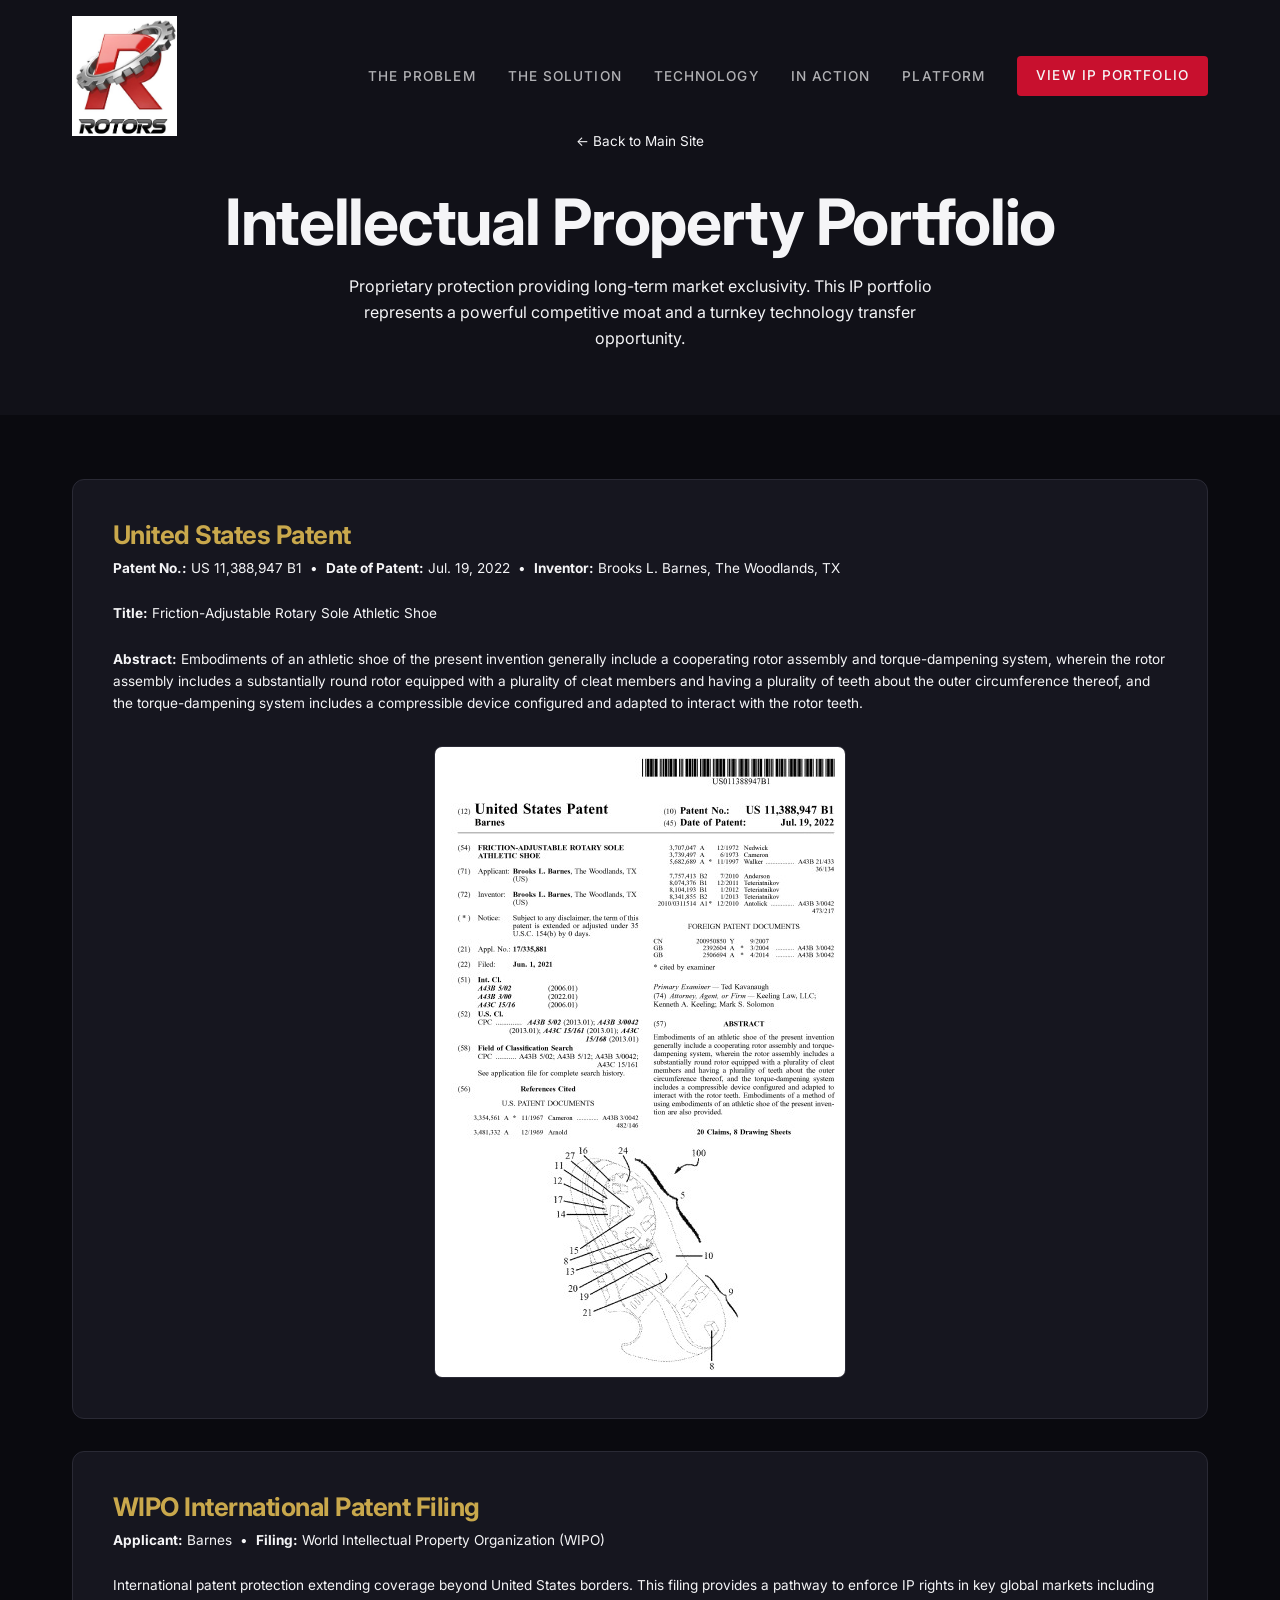
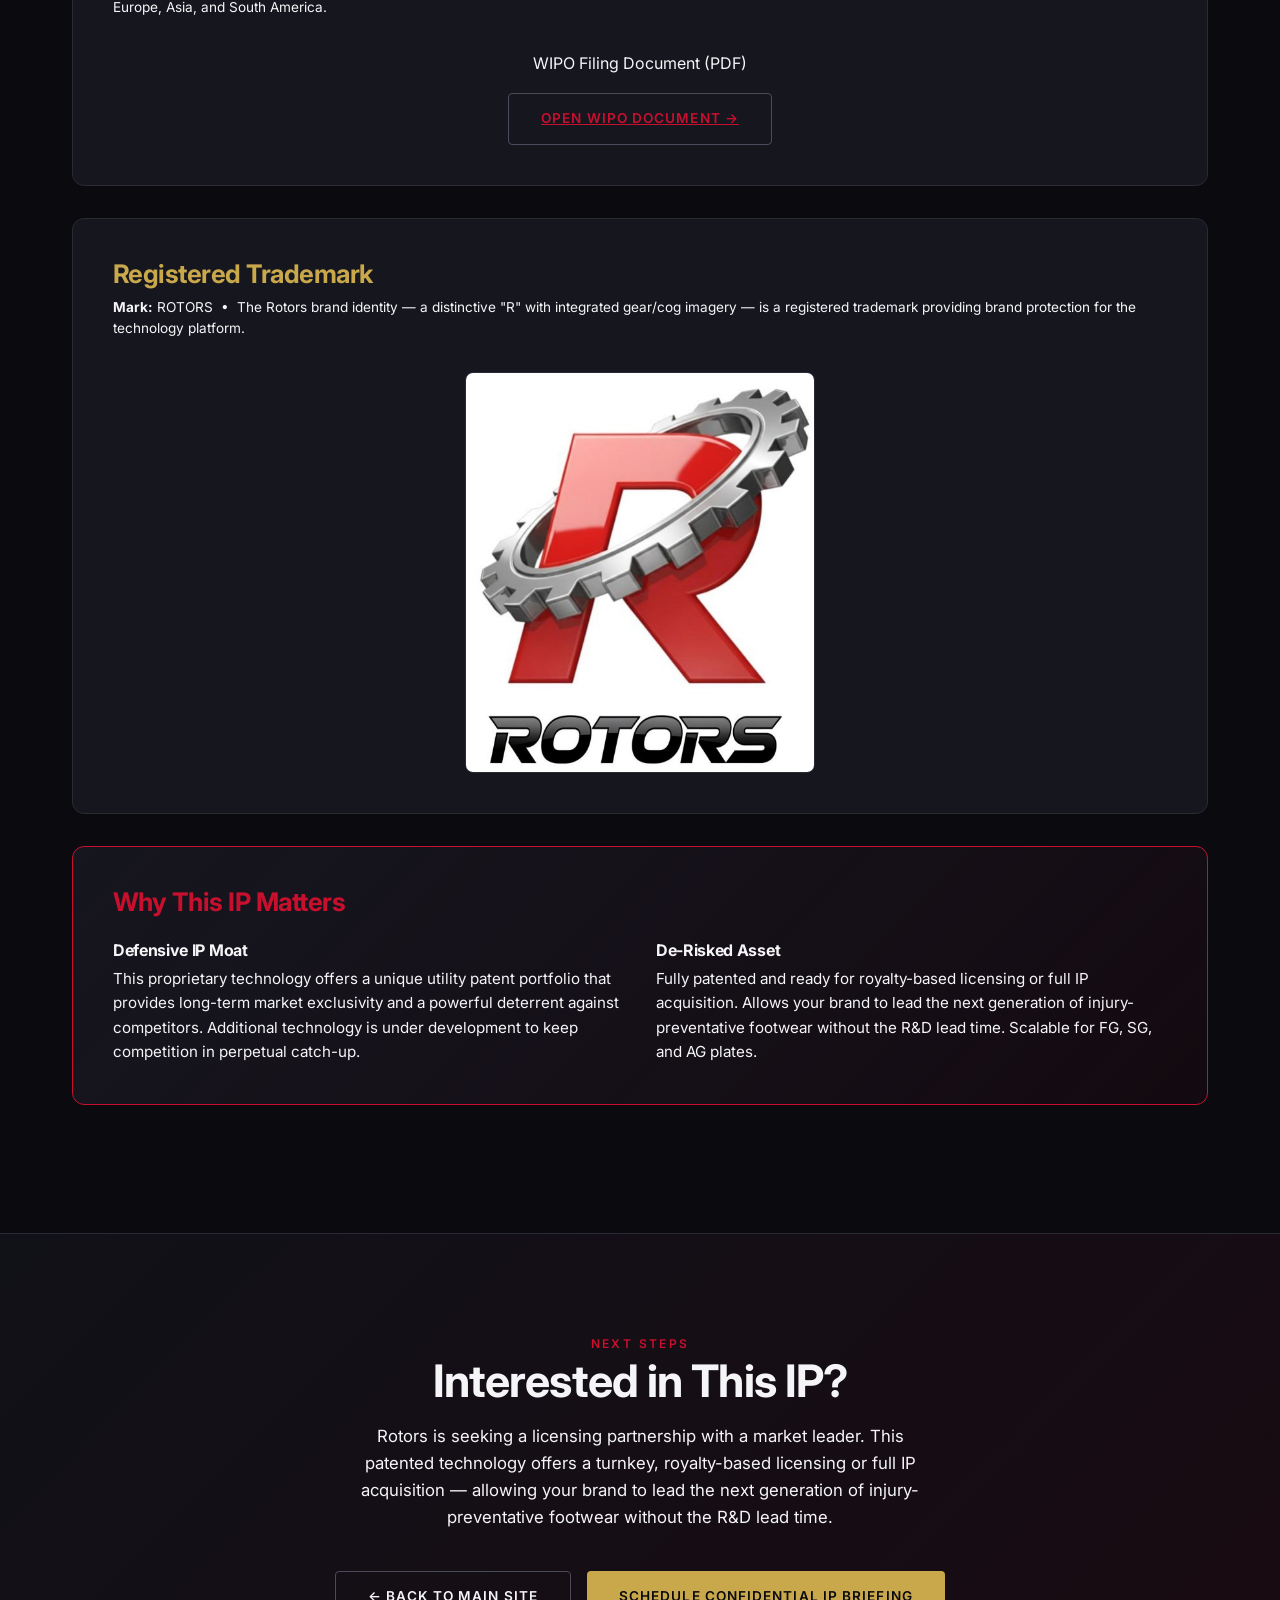
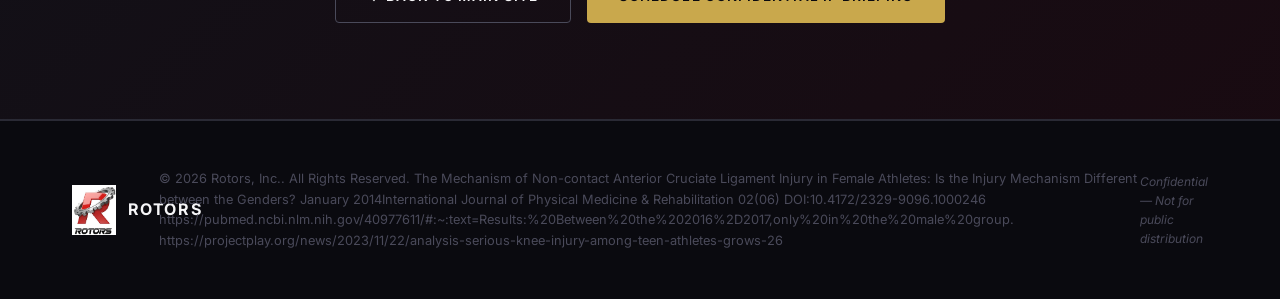
<file: ip.html>
<!DOCTYPE html>
<html lang="en">
<head>
  <meta charset="UTF-8">
  <meta name="viewport" content="width=device-width, initial-scale=1.0">
  <title>ROTORS - Intellectual Property Portfolio</title>
  <meta name="description" content="Rotors IP Portfolio: US Patent, WIPO International Filing, and Registered Trademark.">
  <link rel="icon" type="image/x-icon" href="favicon.ico">
  <link rel="apple-touch-icon" sizes="180x180" href="apple-touch-icon.png">
  <link rel="icon" type="image/png" sizes="192x192" href="icon-192.png">
  <link rel="stylesheet" href="css/style.css">
  <link rel="preconnect" href="https://fonts.googleapis.com">
  <link href="https://fonts.googleapis.com/css2?family=Inter:wght@400;500;600;700;800&display=swap" rel="stylesheet">
  <script src="https://identity.netlify.com/v1/netlify-identity-widget.js"></script>
</head>
<body>

  <!-- Maintenance overlay is created dynamically by JS when enabled -->

  <!-- ===== NAVIGATION ===== -->
  <nav class="navbar scrolled" id="navbar">
    <div class="container">
      <a href="index.html" class="nav-logo">
        <img src="Brooks Rotors GoDaddy/TM Rotors Final .jpg" alt="Rotors Logo">
      </a>
      <ul class="nav-links" id="navLinks">
        <li><a href="index.html#problem">The Problem</a></li>
        <li><a href="index.html#solution">The Solution</a></li>
        <li><a href="index.html#technology">Technology</a></li>
        <li><a href="index.html#videos">In Action</a></li>
        <li><a href="index.html#platform">Platform</a></li>
        <li><a href="ip.html" class="btn btn-primary" style="padding: 0.6rem 1.2rem;">View IP Portfolio</a></li>
      </ul>
      <button class="nav-toggle" id="navToggle" aria-label="Toggle navigation">
        <span></span>
        <span></span>
        <span></span>
      </button>
    </div>
  </nav>

  <!-- ===== IP HERO ===== -->
  <section class="ip-hero">
    <div class="container">
      <a href="index.html" class="back-link">&larr; Back to Main Site</a>
      <h1>Intellectual Property Portfolio</h1>
      <p>Proprietary protection providing long-term market exclusivity. This IP portfolio represents a powerful competitive moat and a turnkey technology transfer opportunity.</p>
    </div>
  </section>

  <!-- ===== IP DOCUMENTS ===== -->
  <section class="ip-documents">
    <div class="container">

      <!-- US Patent -->
      <div class="ip-doc fade-in">
        <h3>United States Patent</h3>
        <p class="ip-meta">
          <strong>Patent No.:</strong> US 11,388,947 B1 &nbsp;&bull;&nbsp;
          <strong>Date of Patent:</strong> Jul. 19, 2022 &nbsp;&bull;&nbsp;
          <strong>Inventor:</strong> Brooks L. Barnes, The Woodlands, TX
        </p>
        <p class="ip-meta">
          <strong>Title:</strong> Friction-Adjustable Rotary Sole Athletic Shoe
        </p>
        <p class="ip-meta" style="margin-bottom: 2rem;">
          <strong>Abstract:</strong> Embodiments of an athletic shoe of the present invention generally include a cooperating rotor assembly and torque-dampening system, wherein the rotor assembly includes a substantially round rotor equipped with a plurality of cleat members and having a plurality of teeth about the outer circumference thereof, and the torque-dampening system includes a compressible device configured and adapted to interact with the rotor teeth.
        </p>
        <img src="Brooks Rotors GoDaddy/IP US Patent.jpg" alt="US Patent 11,388,947 B1 - Friction-Adjustable Rotary Sole Athletic Shoe">
      </div>

      <!-- WIPO International Filing -->
      <div class="ip-doc fade-in">
        <h3>WIPO International Patent Filing</h3>
        <p class="ip-meta">
          <strong>Applicant:</strong> Barnes &nbsp;&bull;&nbsp;
          <strong>Filing:</strong> World Intellectual Property Organization (WIPO)
        </p>
        <p class="ip-meta" style="margin-bottom: 2rem;">
          International patent protection extending coverage beyond United States borders. This filing provides a pathway to enforce IP rights in key global markets including Europe, Asia, and South America.
        </p>
        <div class="pdf-notice">
          <p style="color: var(--gray-300); margin-bottom: 1rem;">WIPO Filing Document (PDF)</p>
          <a href="Brooks Rotors GoDaddy/IP WIPO  (Barnes).pdf" target="_blank" class="btn btn-outline">
            Open WIPO Document &rarr;
          </a>
        </div>
      </div>

      <!-- Trademark -->
      <div class="ip-doc fade-in">
        <h3>Registered Trademark</h3>
        <p class="ip-meta" style="margin-bottom: 2rem;">
          <strong>Mark:</strong> ROTORS &nbsp;&bull;&nbsp;
          The Rotors brand identity &mdash; a distinctive "R" with integrated gear/cog imagery &mdash; is a registered trademark providing brand protection for the technology platform.
        </p>
        <img src="Brooks Rotors GoDaddy/TM Rotors Final .jpg" alt="ROTORS Trademark" style="max-width: 350px;">
      </div>

      <!-- Strategic Value -->
      <div class="ip-doc fade-in" style="border-color: var(--primary); background: linear-gradient(135deg, var(--dark-card) 0%, rgba(200, 16, 46, 0.05) 100%);">
        <h3 style="color: var(--primary);">Why This IP Matters</h3>
        <div style="display: grid; grid-template-columns: 1fr 1fr; gap: 2rem; margin-top: 1.5rem;">
          <div>
            <h4 style="margin-bottom: 0.5rem;">Defensive IP Moat</h4>
            <p style="color: var(--gray-300); font-size: 0.95rem;">This proprietary technology offers a unique utility patent portfolio that provides long-term market exclusivity and a powerful deterrent against competitors. Additional technology is under development to keep competition in perpetual catch-up.</p>
          </div>
          <div>
            <h4 style="margin-bottom: 0.5rem;">De-Risked Asset</h4>
            <p style="color: var(--gray-300); font-size: 0.95rem;">Fully patented and ready for royalty-based licensing or full IP acquisition. Allows your brand to lead the next generation of injury-preventative footwear without the R&amp;D lead time. Scalable for FG, SG, and AG plates.</p>
          </div>
        </div>
      </div>

      <!-- Additional IP documents loaded from CMS -->
      <div id="additionalIpDocs"></div>

    </div>
  </section>

  <!-- ===== CTA ===== -->
  <section class="cta-section">
    <div class="container fade-in">
      <span class="section-label">Next Steps</span>
      <h2>Interested in This IP?</h2>
      <p>We are seeking a licensing partnership with a market leader. This is not a sales site &mdash; this is an intellectual property opportunity.</p>
      <div class="btn-group">
        <a href="index.html" class="btn btn-outline">&larr; Back to Main Site</a>
        <a href="mailto:contact@rotorstech.com" class="btn btn-gold">Schedule Confidential IP Briefing</a>
      </div>
    </div>
  </section>

  <!-- ===== FOOTER ===== -->
  <footer class="footer">
    <div class="container">
      <div class="footer-brand">
        <img src="Brooks Rotors GoDaddy/TM Rotors Final .jpg" alt="Rotors">
        <span>Rotors</span>
      </div>
      <p class="footer-text">&copy; 2026 Rotors Technology. All Rights Reserved.</p>
      <p class="footer-notice">Confidential &mdash; Not for public distribution</p>
    </div>
  </footer>

  <script src="js/main.js?v=7"></script>
</body>
</html>
</file>
<file: css/style.css>
/* ===== MAINTENANCE MODE ===== */
.maintenance-overlay {
  position: fixed;
  top: 0;
  left: 0;
  right: 0;
  bottom: 0;
  z-index: 99999;
  background: #0A0A0F;
  display: flex;
  align-items: center;
  justify-content: center;
  text-align: center;
}

.maintenance-content {
  max-width: 500px;
  padding: 2rem;
}

.maintenance-logo {
  width: 120px;
  height: auto;
  margin: 0 auto 2rem;
  border-radius: 12px;
}

.maintenance-overlay h1 {
  font-family: 'Inter', 'Segoe UI', sans-serif;
  font-size: 2rem;
  font-weight: 700;
  color: #F5F5F7;
  margin-bottom: 1rem;
}

.maintenance-overlay p {
  font-family: 'Inter', 'Segoe UI', sans-serif;
  font-size: 1.1rem;
  color: #F5F5F7;
  line-height: 1.6;
}

/* ===== RESET & BASE ===== */
*, *::before, *::after {
  margin: 0;
  padding: 0;
  box-sizing: border-box;
}

:root {
  --primary: #C8102E;
  --primary-dark: #9B0A20;
  --accent: #1A1A2E;
  --dark: #0A0A0F;
  --dark-surface: #111118;
  --dark-card: #16161F;
  --gray-700: #2A2A35;
  --gray-500: #4A4A5A;
  --gray-300: #F5F5F7;
  --gray-100: #F5F5F7;
  --white: #F5F5F7;
  --gold: #C9A84C;
  --blue-accent: #2563EB;
  --font-heading: 'Inter', 'Segoe UI', sans-serif;
  --font-body: 'Inter', 'Segoe UI', sans-serif;
}

html {
  scroll-behavior: smooth;
  font-size: 16px;
}

body {
  font-family: var(--font-body);
  background-color: var(--dark);
  color: var(--white);
  line-height: 1.6;
  overflow-x: hidden;
}

img {
  max-width: 100%;
  height: auto;
  display: block;
}

a {
  color: inherit;
  text-decoration: none;
}

/* ===== TYPOGRAPHY ===== */
h1, h2, h3, h4 {
  font-family: var(--font-heading);
  font-weight: 700;
  line-height: 1.15;
  letter-spacing: -0.02em;
}

h1 { font-size: clamp(2.2rem, 5vw, 4rem); }
h2 { font-size: clamp(1.8rem, 3.5vw, 2.8rem); }
h3 { font-size: clamp(1.2rem, 2vw, 1.6rem); }

.section-label {
  font-size: 0.75rem;
  font-weight: 600;
  letter-spacing: 0.2em;
  text-transform: uppercase;
  color: var(--primary);
  margin-bottom: 0.75rem;
}

/* ===== LAYOUT ===== */
.container {
  max-width: 1200px;
  margin: 0 auto;
  padding: 0 2rem;
}

section {
  padding: 6rem 0;
}

/* ===== NAVIGATION ===== */
.navbar {
  position: fixed;
  top: 0;
  left: 0;
  right: 0;
  z-index: 1000;
  padding: 1rem 0;
  transition: background 0.3s ease, backdrop-filter 0.3s ease;
}

.navbar.scrolled {
  background: rgba(10, 10, 15, 0.92);
  backdrop-filter: blur(20px);
  border-bottom: 1px solid rgba(200, 16, 46, 0.15);
}

.navbar .container {
  display: flex;
  justify-content: space-between;
  align-items: center;
}

.nav-logo {
  display: flex;
  align-items: center;
  gap: 0.75rem;
}

.nav-logo img {
  height: 120px;
  width: auto;
}

.nav-logo span {
  font-size: 1.5rem;
  font-weight: 800;
  letter-spacing: 0.15em;
  text-transform: uppercase;
}

.nav-links {
  display: flex;
  gap: 2rem;
  list-style: none;
  align-items: center;
}

.nav-links a {
  font-size: 0.85rem;
  font-weight: 500;
  letter-spacing: 0.08em;
  text-transform: uppercase;
  color: rgba(245, 245, 247, 0.7);
  transition: color 0.3s ease;
}

.nav-links a:hover {
  color: var(--white);
}

.nav-links a.btn-primary {
  color: var(--white) !important;
  background: var(--primary);
}

.nav-links a.btn-primary:hover {
  background: var(--primary-dark);
  color: var(--white) !important;
}

.nav-toggle {
  display: none;
  flex-direction: column;
  gap: 5px;
  cursor: pointer;
  background: none;
  border: none;
  padding: 5px;
}

.nav-toggle span {
  width: 25px;
  height: 2px;
  background: var(--white);
  transition: 0.3s;
}

/* ===== HERO SECTION ===== */
.hero {
  min-height: 100vh;
  display: flex;
  align-items: center;
  position: relative;
  overflow: hidden;
  padding-top: 10rem;
}

.hero::before {
  content: '';
  position: absolute;
  top: 0;
  left: 0;
  right: 0;
  bottom: 0;
  background: radial-gradient(ellipse at 30% 50%, rgba(200, 16, 46, 0.08) 0%, transparent 60%),
              radial-gradient(ellipse at 70% 20%, rgba(37, 99, 235, 0.05) 0%, transparent 50%);
  pointer-events: none;
}

.hero .container {
  display: grid;
  grid-template-columns: 3fr 2fr;
  gap: 4rem;
  align-items: center;
}

.hero-content {
  position: relative;
  z-index: 1;
}

.hero-badge {
  display: inline-block;
  padding: 0.75rem 2rem;
  border: 1px solid rgba(255, 255, 255, 0.25);
  border-radius: 50px;
  font-size: 1.125rem;
  font-weight: 700;
  letter-spacing: 0.12em;
  text-transform: uppercase;
  color: var(--white);
  margin-bottom: 1.5rem;
  background: linear-gradient(135deg, rgba(255,255,255,0.05) 0%, transparent 50%);
  position: relative;
  overflow: hidden;
}

.hero-badge::after {
  content: '';
  position: absolute;
  top: 0;
  left: -100%;
  width: 60%;
  height: 100%;
  background: linear-gradient(
    90deg,
    transparent 0%,
    rgba(255, 255, 255, 0.08) 40%,
    rgba(255, 255, 255, 0.15) 50%,
    rgba(255, 255, 255, 0.08) 60%,
    transparent 100%
  );
  animation: badge-gleam 4s ease-in-out infinite;
}

@keyframes badge-gleam {
  0%, 100% { left: -100%; opacity: 0; }
  10% { opacity: 1; }
  60% { left: 150%; opacity: 1; }
  70%, 100% { opacity: 0; }
}

.hero h1 {
  margin-bottom: 1.5rem;
}

.hero h1 .highlight {
  color: var(--primary);
}

.hero-text {
  font-size: 1.1rem;
  color: var(--gray-300);
  margin-bottom: 2.5rem;
  max-width: 500px;
}

.hero-image {
  position: relative;
  z-index: 1;
  display: flex;
  justify-content: center;
}

.hero-image video#heroVideo {
  width: 100%;
  max-width: 420px;
  aspect-ratio: 9 / 16;
  object-fit: cover;
  border-radius: 16px;
  filter: drop-shadow(0 20px 60px rgba(200, 16, 46, 0.15));
}

.hero-image img {
  width: 100%;
  border-radius: 12px;
  filter: drop-shadow(0 20px 60px rgba(200, 16, 46, 0.15));
}

.hero-video-placeholder {
  width: 100%;
  max-width: 420px;
  aspect-ratio: 9 / 16;
  border-radius: 16px;
  border: 2px dashed var(--gray-700);
  background: var(--dark-card);
  display: flex;
  flex-direction: column;
  align-items: center;
  justify-content: center;
  gap: 0.75rem;
}

.hero-video-placeholder .placeholder-icon {
  width: 72px;
  height: 72px;
  border-radius: 50%;
  background: rgba(200, 16, 46, 0.15);
  border: 1px solid rgba(200, 16, 46, 0.3);
  display: flex;
  align-items: center;
  justify-content: center;
  font-size: 1.8rem;
  color: var(--primary);
}

.hero-video-placeholder p {
  font-size: 1.1rem;
  font-weight: 600;
  color: var(--gray-300);
}

.hero-video-placeholder span {
  font-size: 0.8rem;
  color: var(--gray-500);
}

.hero-image::after {
  content: '';
  position: absolute;
  top: -20px;
  right: -20px;
  width: 200px;
  height: 200px;
  border: 2px solid rgba(200, 16, 46, 0.15);
  border-radius: 50%;
  pointer-events: none;
}

/* ===== BUTTONS ===== */
.btn {
  display: inline-flex;
  align-items: center;
  gap: 0.5rem;
  padding: 0.9rem 2rem;
  font-size: 0.85rem;
  font-weight: 600;
  letter-spacing: 0.08em;
  text-transform: uppercase;
  border: none;
  border-radius: 4px;
  cursor: pointer;
  transition: all 0.3s ease;
}

.btn-primary {
  background: var(--primary);
  color: var(--white);
}

.btn-primary:hover {
  background: var(--primary-dark);
  transform: translateY(-2px);
  box-shadow: 0 8px 25px rgba(200, 16, 46, 0.3);
}

.btn-outline {
  background: transparent;
  color: var(--white);
  border: 1px solid var(--gray-500);
}

.btn-outline:hover {
  border-color: var(--white);
  transform: translateY(-2px);
}

.btn-gold {
  background: var(--gold);
  color: var(--dark);
}

.btn-gold:hover {
  background: #d4b35a;
  transform: translateY(-2px);
  box-shadow: 0 8px 25px rgba(201, 168, 76, 0.3);
}

.btn-group {
  display: flex;
  gap: 1rem;
  flex-wrap: wrap;
}

/* ===== PROBLEM SECTION ===== */
.problem {
  background: var(--dark-surface);
}

.problem .container {
  display: grid;
  grid-template-columns: 1fr 1fr;
  gap: 4rem;
  align-items: center;
}

.problem-images {
  display: flex;
  flex-direction: column;
  gap: 1.25rem;
}

.problem-image {
  position: relative;
  border-radius: 12px;
  overflow: hidden;
}

.problem-image img {
  width: 100%;
  border-radius: 12px;
}

.problem-image .caption {
  position: absolute;
  bottom: 0;
  left: 0;
  right: 0;
  padding: 1.25rem;
  background: linear-gradient(transparent, rgba(0,0,0,0.85));
  font-size: 0.85rem;
  color: var(--gray-300);
}

.problem h2 {
  margin-bottom: 1.5rem;
}

.problem-text {
  color: var(--gray-300);
  margin-bottom: 1.5rem;
  font-size: 1.05rem;
}

.stat-row {
  grid-column: 1 / -1;
  display: grid;
  grid-template-columns: repeat(3, 1fr);
  gap: 2rem;
  margin-top: 3rem;
  padding: 2.5rem 0;
  border-top: 1px solid var(--gray-700);
  border-bottom: 1px solid var(--gray-700);
}

.stat {
  text-align: center;
  padding: 1rem 0.5rem;
}

.stat-number {
  font-size: 2.5rem;
  font-weight: 800;
  color: var(--primary);
  line-height: 1;
  margin-bottom: 0.5rem;
}

.stat-label {
  font-size: 0.75rem;
  color: var(--gray-300);
  text-transform: uppercase;
  letter-spacing: 0.05em;
  line-height: 1.5;
  max-width: 280px;
  margin: 0 auto;
}

.stat-image {
  margin-top: 1rem;
  max-width: 180px;
  border-radius: 8px;
  border: 1px solid var(--gray-700);
  opacity: 0.9;
}

.stats-feature-image {
  margin-top: 2.5rem;
  grid-column: 1 / -1;
  display: flex;
  justify-content: center;
}

.stats-feature-image img {
  width: 100%;
  max-width: 900px;
  aspect-ratio: 5 / 3;
  object-fit: cover;
  border-radius: 12px;
  border: 1px solid var(--gray-700);
  image-rendering: auto;
}

.stats-feature-image .image-placeholder {
  width: 100%;
  max-width: 900px;
  aspect-ratio: 5 / 3;
  border-radius: 12px;
  border: 1px dashed var(--gray-700);
  background: var(--dark-card);
  display: flex;
  flex-direction: column;
  align-items: center;
  justify-content: center;
  gap: 0.5rem;
}

.stats-feature-image .image-placeholder p {
  font-size: 0.95rem;
  font-weight: 600;
  color: var(--gray-300);
}

.stats-feature-image .image-placeholder span {
  font-size: 0.78rem;
  color: var(--gray-500);
}

/* ===== SOLUTION SECTION ===== */
.solution {
  position: relative;
}

.solution-header {
  text-align: center;
  max-width: 700px;
  margin: 0 auto 4rem;
}

.solution-header h2 {
  margin-bottom: 1rem;
}

.solution-header p {
  color: var(--gray-300);
  font-size: 1.05rem;
}

.solution-feature-image {
  margin: 0 auto 3rem;
  max-width: 900px;
  text-align: center;
}

.solution-feature-image img {
  width: 100%;
  border-radius: 12px;
  border: 1px solid var(--gray-700);
}

.solution-grid {
  display: grid;
  grid-template-columns: repeat(3, 1fr);
  gap: 2rem;
}

.solution-card {
  background: var(--dark-card);
  border: 1px solid var(--gray-700);
  border-radius: 12px;
  padding: 2rem;
  transition: border-color 0.3s ease, transform 0.3s ease;
}

.solution-card:hover {
  border-color: var(--primary);
  transform: translateY(-4px);
}

.solution-card .card-icon {
  width: 48px;
  height: 48px;
  background: rgba(200, 16, 46, 0.1);
  border-radius: 10px;
  display: flex;
  align-items: center;
  justify-content: center;
  margin-bottom: 1.25rem;
  font-size: 1.4rem;
}

.solution-card h3 {
  margin-bottom: 0.75rem;
}

.solution-card p {
  color: var(--gray-300);
  font-size: 0.95rem;
}

/* ===== TECHNOLOGY / SHOWCASE ===== */
.showcase {
  background: var(--dark-surface);
}

.showcase-header {
  text-align: center;
  max-width: 700px;
  margin: 0 auto 4rem;
}

.showcase-header h2 {
  margin-bottom: 1rem;
}

.showcase-header p {
  color: var(--gray-300);
}

.showcase-gallery {
  display: grid;
  grid-template-columns: repeat(2, 1fr);
  gap: 1.5rem;
}

.showcase-item {
  position: relative;
  border-radius: 12px;
  overflow: hidden;
  border: 1px solid var(--gray-700);
  transition: border-color 0.3s;
  cursor: pointer;
}

.showcase-item:hover {
  border-color: var(--primary);
}

.showcase-item img {
  width: 100%;
  height: 300px;
  object-fit: cover;
  transition: transform 0.5s ease;
}

.showcase-item:hover img {
  transform: scale(1.03);
}

.showcase-item .overlay {
  position: absolute;
  bottom: 0;
  left: 0;
  right: 0;
  padding: 1.5rem 1.5rem 1.25rem;
  background: linear-gradient(transparent, rgba(0,0,0,0.9));
}

.showcase-item .overlay h4 {
  font-size: 1.05rem;
  margin-bottom: 0.4rem;
  line-height: 1.3;
}

.showcase-item .overlay p {
  font-size: 0.88rem;
  color: var(--gray-100);
  line-height: 1.5;
}

.showcase-item .zoom-hint {
  position: absolute;
  top: 1rem;
  right: 1rem;
  width: 36px;
  height: 36px;
  background: rgba(0, 0, 0, 0.6);
  border: 1px solid rgba(255,255,255,0.2);
  border-radius: 50%;
  display: flex;
  align-items: center;
  justify-content: center;
  font-size: 1rem;
  color: var(--white);
  opacity: 0;
  transition: opacity 0.3s ease;
  pointer-events: none;
}

.showcase-item:hover .zoom-hint {
  opacity: 1;
}

/* ===== LIGHTBOX ===== */
.lightbox-overlay {
  position: fixed;
  top: 0;
  left: 0;
  right: 0;
  bottom: 0;
  z-index: 9999;
  background: rgba(0, 0, 0, 0.92);
  backdrop-filter: blur(10px);
  display: flex;
  align-items: center;
  justify-content: center;
  opacity: 0;
  visibility: hidden;
  transition: opacity 0.3s ease, visibility 0.3s ease;
  padding: 2rem;
}

.lightbox-overlay.active {
  opacity: 1;
  visibility: visible;
}

.lightbox-content {
  position: relative;
  max-width: 900px;
  width: 100%;
  transform: scale(0.92);
  transition: transform 0.3s ease;
}

.lightbox-overlay.active .lightbox-content {
  transform: scale(1);
}

.lightbox-content img {
  width: 100%;
  max-height: 75vh;
  object-fit: contain;
  border-radius: 8px;
}

.lightbox-caption {
  text-align: center;
  margin-top: 1.25rem;
}

.lightbox-caption h4 {
  font-size: 1.15rem;
  margin-bottom: 0.35rem;
}

.lightbox-caption p {
  font-size: 0.95rem;
  color: var(--gray-300);
  line-height: 1.5;
}

.lightbox-close {
  position: absolute;
  top: -3rem;
  right: 0;
  width: 40px;
  height: 40px;
  background: rgba(255, 255, 255, 0.1);
  border: 1px solid rgba(255, 255, 255, 0.2);
  border-radius: 50%;
  color: var(--white);
  font-size: 1.3rem;
  cursor: pointer;
  display: flex;
  align-items: center;
  justify-content: center;
  transition: background 0.2s;
}

.lightbox-close:hover {
  background: rgba(255, 255, 255, 0.2);
}

.lightbox-nav {
  position: absolute;
  top: 50%;
  transform: translateY(-50%);
  width: 48px;
  height: 48px;
  background: rgba(255, 255, 255, 0.1);
  border: 1px solid rgba(255, 255, 255, 0.2);
  border-radius: 50%;
  color: var(--white);
  font-size: 1.3rem;
  cursor: pointer;
  display: flex;
  align-items: center;
  justify-content: center;
  transition: background 0.2s;
}

.lightbox-nav:hover {
  background: rgba(255, 255, 255, 0.25);
}

.lightbox-prev {
  left: -4rem;
}

.lightbox-next {
  right: -4rem;
}

@media (max-width: 968px) {
  .lightbox-prev { left: 0.5rem; }
  .lightbox-next { right: 0.5rem; }
  .lightbox-close { top: -2.5rem; right: 0; }
}

.showcase-item.featured {
  grid-column: span 2;
}

.showcase-item.featured img {
  height: 400px;
}

/* ===== VIDEO SECTION ===== */
.videos {
  position: relative;
}

.videos-header {
  text-align: center;
  max-width: 700px;
  margin: 0 auto 4rem;
}

.videos-header h2 {
  margin-bottom: 1rem;
}

.videos-header p {
  color: var(--gray-300);
}

.video-grid {
  display: grid;
  grid-template-columns: repeat(2, 1fr);
  gap: 1.5rem;
}

.video-card {
  border-radius: 12px;
  overflow: hidden;
  border: 1px solid var(--gray-700);
  background: var(--dark-card);
  cursor: pointer;
  transition: border-color 0.3s, transform 0.3s;
}

.video-card:hover {
  border-color: var(--primary);
  transform: translateY(-4px);
}

.video-thumb {
  position: relative;
  overflow: hidden;
}

.video-thumb video {
  width: 100%;
  height: 280px;
  object-fit: cover;
  background: #000;
  pointer-events: none;
}

.video-play-btn {
  position: absolute;
  top: 50%;
  left: 50%;
  transform: translate(-50%, -50%);
  width: 64px;
  height: 64px;
  background: rgba(200, 16, 46, 0.85);
  border-radius: 50%;
  display: flex;
  align-items: center;
  justify-content: center;
  font-size: 1.5rem;
  color: var(--white);
  transition: transform 0.3s, background 0.3s;
  box-shadow: 0 4px 20px rgba(0,0,0,0.4);
}

.video-card:hover .video-play-btn {
  transform: translate(-50%, -50%) scale(1.1);
  background: rgba(200, 16, 46, 1);
}

.video-card .video-info {
  padding: 1.25rem;
}

.video-card .video-info h4 {
  font-size: 1rem;
  margin-bottom: 0.4rem;
}

.video-card .video-info p {
  font-size: 0.88rem;
  color: var(--gray-100);
  line-height: 1.5;
}

.video-card.featured-video {
  grid-column: span 2;
}

.video-card.featured-video .video-thumb video {
  height: 380px;
}

/* ===== VIDEO LIGHTBOX ===== */
.video-lightbox-content {
  max-width: 960px;
}

.video-lightbox-content video {
  width: 100%;
  max-height: 75vh;
  border-radius: 8px;
  background: #000;
  display: block;
}

/* ===== PLATFORM SECTION ===== */
.platform {
  background: var(--dark-surface);
}

.platform .container {
  display: grid;
  grid-template-columns: 1fr 1fr;
  gap: 4rem;
  align-items: center;
}

.platform-content h2 {
  margin-bottom: 1.5rem;
}

.platform-content > p {
  color: var(--gray-300);
  margin-bottom: 2rem;
  font-size: 1.05rem;
}

.feature-list {
  list-style: none;
  display: flex;
  flex-direction: column;
  gap: 1.25rem;
}

.feature-list li {
  display: flex;
  gap: 1rem;
  align-items: flex-start;
}

.feature-icon {
  width: 40px;
  height: 40px;
  min-width: 40px;
  background: rgba(200, 16, 46, 0.1);
  border-radius: 8px;
  display: flex;
  align-items: center;
  justify-content: center;
  font-size: 1.1rem;
  color: var(--primary);
}

.feature-text h4 {
  font-size: 0.95rem;
  margin-bottom: 0.2rem;
}

.feature-text p {
  font-size: 0.85rem;
  color: var(--gray-300);
}

.platform-image img {
  border-radius: 12px;
  border: 1px solid var(--gray-700);
}

/* ===== BRANDS SECTION ===== */
.brands {
  text-align: center;
}

.brands-header {
  max-width: 700px;
  margin: 0 auto 4rem;
}

.brands-header h2 {
  margin-bottom: 1rem;
}

.brands-header p {
  color: var(--gray-300);
}

.brand-cards {
  display: grid;
  grid-template-columns: repeat(3, 1fr);
  gap: 1.5rem;
  text-align: left;
}

.brand-card {
  background: var(--dark-card);
  border: 1px solid var(--gray-700);
  border-radius: 12px;
  padding: 2rem;
  transition: border-color 0.3s;
}

.brand-card:hover {
  border-color: var(--gold);
}

.brand-card h3 {
  color: var(--gold);
  margin-bottom: 1rem;
  font-size: 1.3rem;
}

.brand-card .tagline {
  font-style: italic;
  color: var(--gray-300);
  margin-bottom: 1rem;
  font-size: 0.9rem;
}

.brand-card ul {
  list-style: none;
  display: flex;
  flex-direction: column;
  gap: 0.5rem;
}

.brand-card ul li {
  font-size: 0.85rem;
  color: var(--gray-100);
  padding-left: 1.25rem;
  position: relative;
}

.brand-card ul li::before {
  content: '';
  position: absolute;
  left: 0;
  top: 8px;
  width: 6px;
  height: 6px;
  border-radius: 50%;
  background: var(--primary);
}

/* ===== IP / CTA SECTION ===== */
.cta-section {
  background: linear-gradient(135deg, var(--dark-surface) 0%, rgba(200, 16, 46, 0.08) 100%);
  text-align: center;
  border-top: 1px solid var(--gray-700);
  border-bottom: 1px solid var(--gray-700);
}

.cta-section h2 {
  margin-bottom: 1rem;
}

.headline-spacer {
  height: 2.5rem;
}

.cta-section p {
  color: var(--gray-300);
  max-width: 600px;
  margin: 0 auto 2.5rem;
  font-size: 1.05rem;
}

.cta-section .btn-group {
  justify-content: center;
}

/* ===== FOOTER ===== */
.footer {
  padding: 3rem 0;
  border-top: 1px solid var(--gray-700);
}

.footer .container {
  display: flex;
  justify-content: space-between;
  align-items: center;
}

.footer-brand {
  display: flex;
  align-items: center;
  gap: 0.75rem;
}

.footer-brand img {
  height: 50px;
}

.footer-brand span {
  font-weight: 700;
  letter-spacing: 0.1em;
  text-transform: uppercase;
}

.footer-text {
  font-size: 0.8rem;
  color: var(--gray-500);
}

.footer-notice {
  font-size: 0.75rem;
  color: var(--gray-500);
  font-style: italic;
}

/* ===== IP PAGE SPECIFIC ===== */
.ip-hero {
  padding: 8rem 0 4rem;
  text-align: center;
  background: var(--dark-surface);
}

.ip-hero h1 {
  margin-bottom: 1rem;
}

.ip-hero p {
  color: var(--gray-300);
  max-width: 600px;
  margin: 0 auto;
}

.ip-documents {
  padding: 4rem 0 6rem;
}

.ip-doc {
  background: var(--dark-card);
  border: 1px solid var(--gray-700);
  border-radius: 12px;
  padding: 2.5rem;
  margin-bottom: 2rem;
}

.ip-doc h3 {
  margin-bottom: 0.5rem;
  color: var(--gold);
}

.ip-doc .ip-meta {
  font-size: 0.85rem;
  color: var(--gray-300);
  margin-bottom: 1.5rem;
}

.ip-doc img {
  max-width: 600px;
  margin: 0 auto;
  border-radius: 8px;
  border: 1px solid var(--gray-700);
}

.ip-doc .pdf-notice {
  text-align: center;
  margin-top: 1.5rem;
}

.ip-doc .pdf-notice a {
  color: var(--primary);
  text-decoration: underline;
}

.back-link {
  display: inline-flex;
  align-items: center;
  gap: 0.5rem;
  color: var(--gray-300);
  font-size: 0.85rem;
  margin-bottom: 2rem;
  transition: color 0.3s;
}

.back-link:hover {
  color: var(--white);
}

/* ===== ANIMATIONS ===== */
.fade-in {
  opacity: 0;
  transform: translateY(30px);
  transition: opacity 0.6s ease, transform 0.6s ease;
}

.fade-in.visible {
  opacity: 1;
  transform: translateY(0);
}

/* ===== RESPONSIVE ===== */
@media (max-width: 968px) {
  .nav-logo img {
    height: 80px;
  }

  .hero-badge {
    font-size: 1rem;
    padding: 0.5rem 1.25rem;
  }

  .hero .container,
  .problem .container,
  .platform .container {
    grid-template-columns: 1fr;
    gap: 3rem;
  }

  .solution-grid,
  .brand-cards {
    grid-template-columns: 1fr;
  }

  .showcase-gallery {
    grid-template-columns: 1fr;
  }

  .showcase-item.featured {
    grid-column: span 1;
  }

  .showcase-item.featured img {
    height: 300px;
  }

  .video-grid {
    grid-template-columns: 1fr;
  }

  .video-card.featured-video {
    grid-column: span 1;
  }

  .stat-row {
    grid-template-columns: repeat(2, 1fr);
    gap: 1.5rem;
    padding: 2rem 0;
  }

  .nav-links {
    display: none;
    position: absolute;
    top: 100%;
    left: 0;
    right: 0;
    flex-direction: column;
    background: rgba(10, 10, 15, 0.98);
    padding: 2rem;
    gap: 1.25rem;
    border-bottom: 1px solid var(--gray-700);
  }

  .nav-links.active {
    display: flex;
  }

  .nav-toggle {
    display: flex;
  }

  .footer .container {
    flex-direction: column;
    gap: 1rem;
    text-align: center;
  }
}

@media (max-width: 600px) {
  section {
    padding: 4rem 0;
  }

  .container {
    padding: 0 1.25rem;
  }

  .hero {
    min-height: auto;
    padding-top: 10rem;
    padding-bottom: 3rem;
  }

  .btn-group {
    flex-direction: column;
  }

  .btn {
    justify-content: center;
  }
}
</file>
